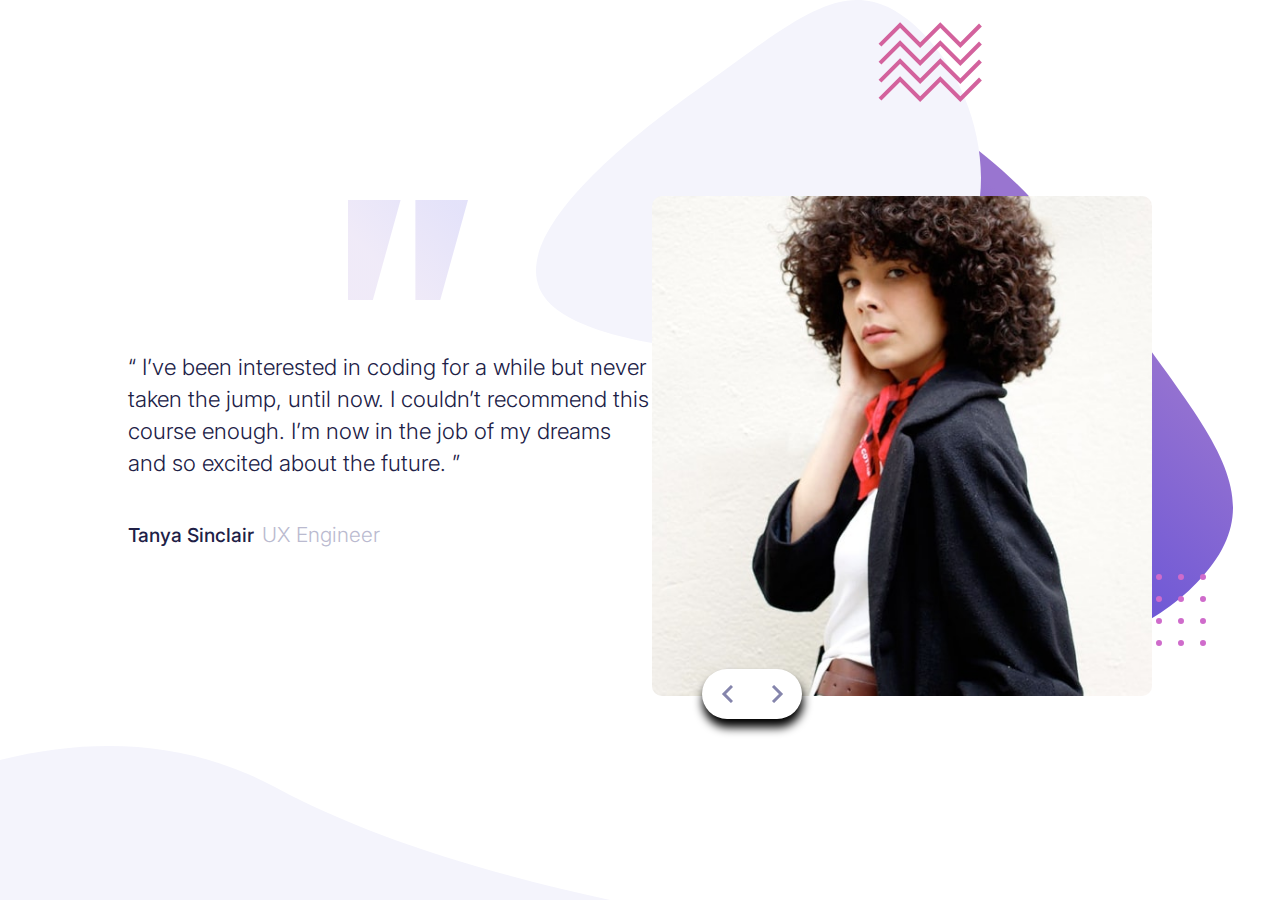
<file: coding-bootcamp-testimonials-slider-master/index.html>
<!DOCTYPE html>
<html lang="en">
  <head>
    <meta charset="UTF-8" />
    <meta name="viewport" content="width=device-width, initial-scale=1.0" />

    <link
      rel="icon"
      type="image/png"
      sizes="32x32"
      href="./images/favicon-32x32.png"
    />
    <link rel="stylesheet" href="style.css" />

    <title>Frontend Mentor | Coding Bootcamp Testimonials Slider</title>
  </head>
  <body>
    <div class="container">
      <div class="tanya">
        <div class="testimonial">
          <p>
            “ I’ve been interested in coding for a while but never taken the
            jump, until now. I couldn’t recommend this course enough. I’m now in
            the job of my dreams and so excited about the future. ”
          </p>
          <div class="name-title">
            <span class="name">Tanya Sinclair</span>
            <span class="profession"> UX Engineer</span>
          </div>
        </div>
        <div class="image__container">
          <img src="./images/image-tanya.jpg" alt="tanya's image" />
          <div class="nav_buttons">
            <button class="prev_btn"></button>
            <button class="next_btn"></button>
          </div>
        </div>
      </div>
      <div class="john hide">
        <div class="testimonial">
          <p>
            “ If you want to lay the best foundation possible I’d recommend
            taking this course. The depth the instructors go into is incredible.
            I now feel so confident about starting up as a professional
            developer. ”
          </p>
          <div class="name-title">
            <span class="name"> John Tarkpor </span>
            <span class="profession"> Junior Front-end Developer </span>
          </div>
        </div>
        <div class="image__container">
          <img src="./images/image-john.jpg" alt="john's image" />
          <div class="nav_buttons">
            <button class="prev_btn"></button>
            <button class="next_btn"></button>
          </div>
        </div>
      </div>
    </div>
    <script>
      const john = document.querySelector(".john");
      const tanya = document.querySelector(".tanya");
      const prev = document.querySelectorAll(".prev_btn");
      const next = document.querySelectorAll(".next_btn");
      john.classList.add("hide");
      const changeSlide = () => {
        if (john.classList.contains("hide")) {
          john.classList.remove("hide");
          tanya.classList.add("hide");
        } else if (tanya.classList.contains("hide")) {
          tanya.classList.remove("hide");
          john.classList.add("hide");
        } else {
          john.classList.add("hide");
        }
      };
      prev.forEach((item) => item.addEventListener("click", changeSlide));
      next.forEach((item) => item.addEventListener("click", changeSlide));
    </script>
  </body>
</html>
</file>
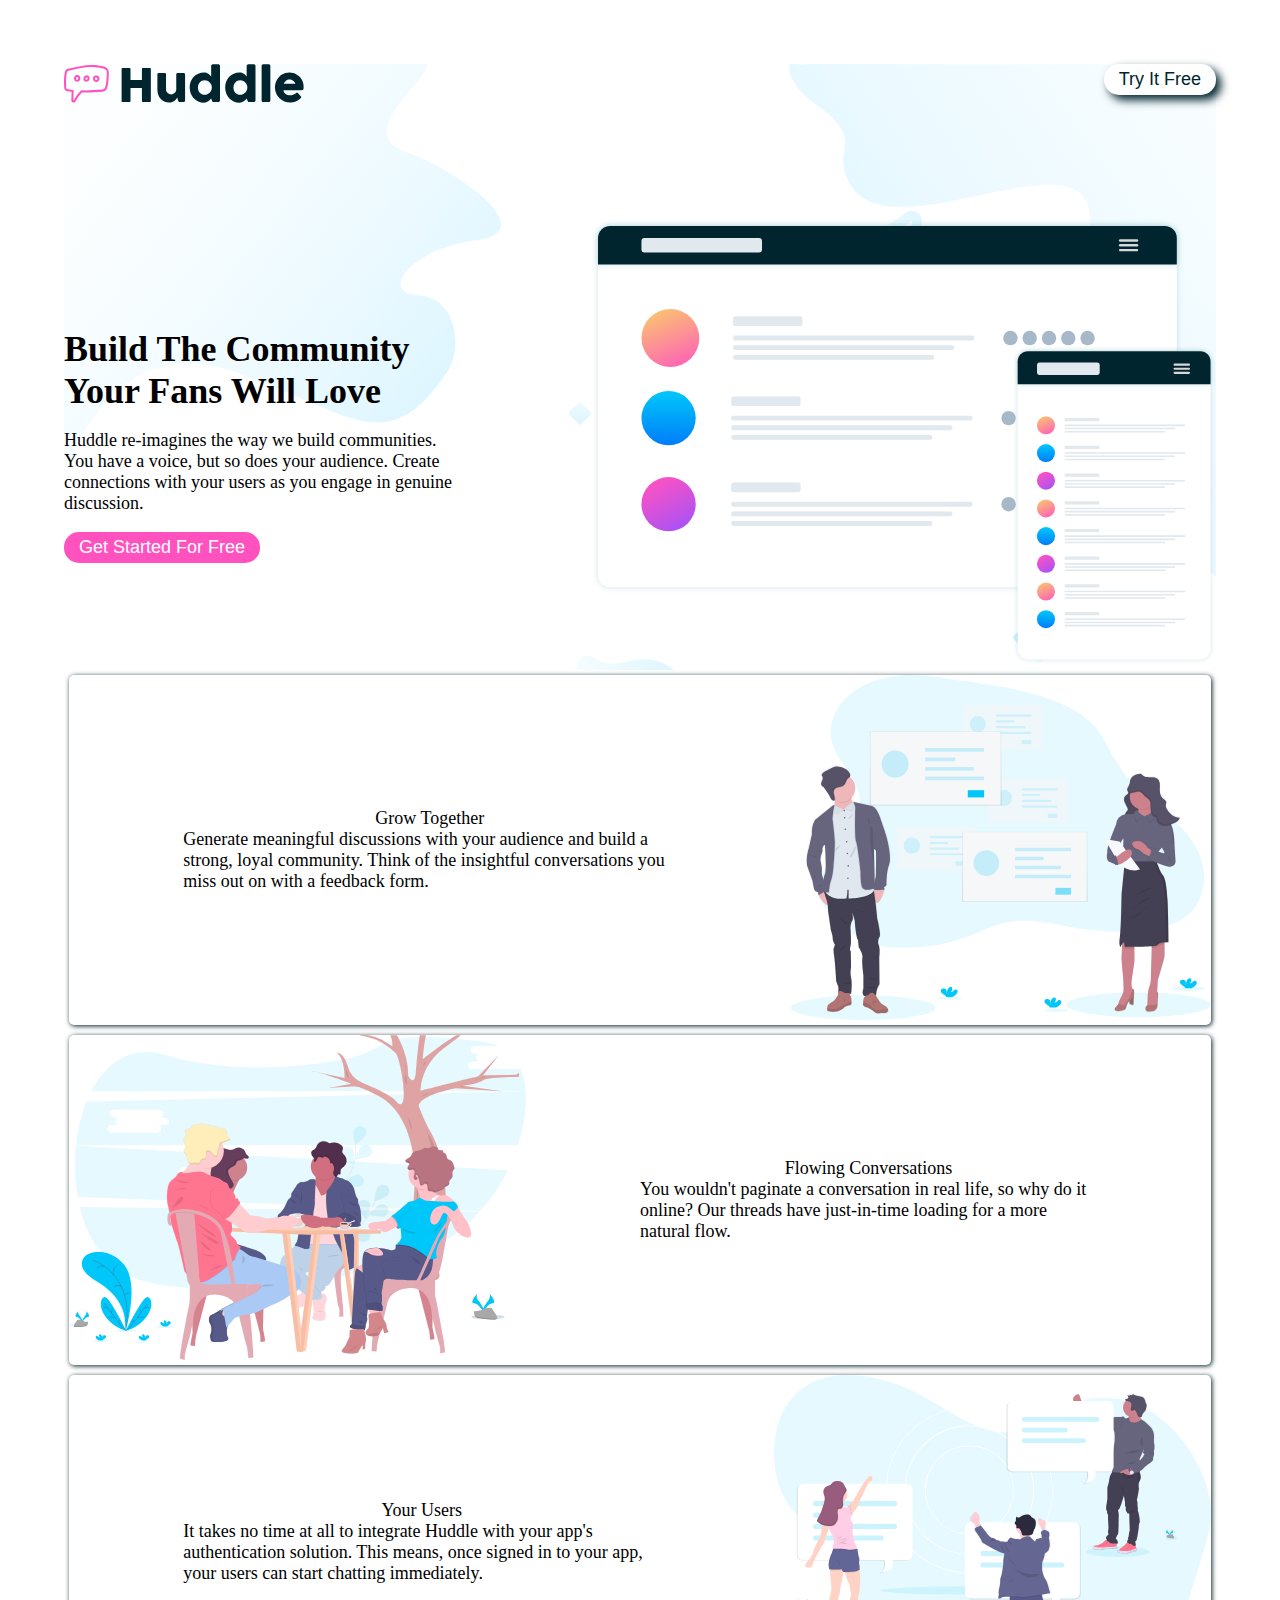
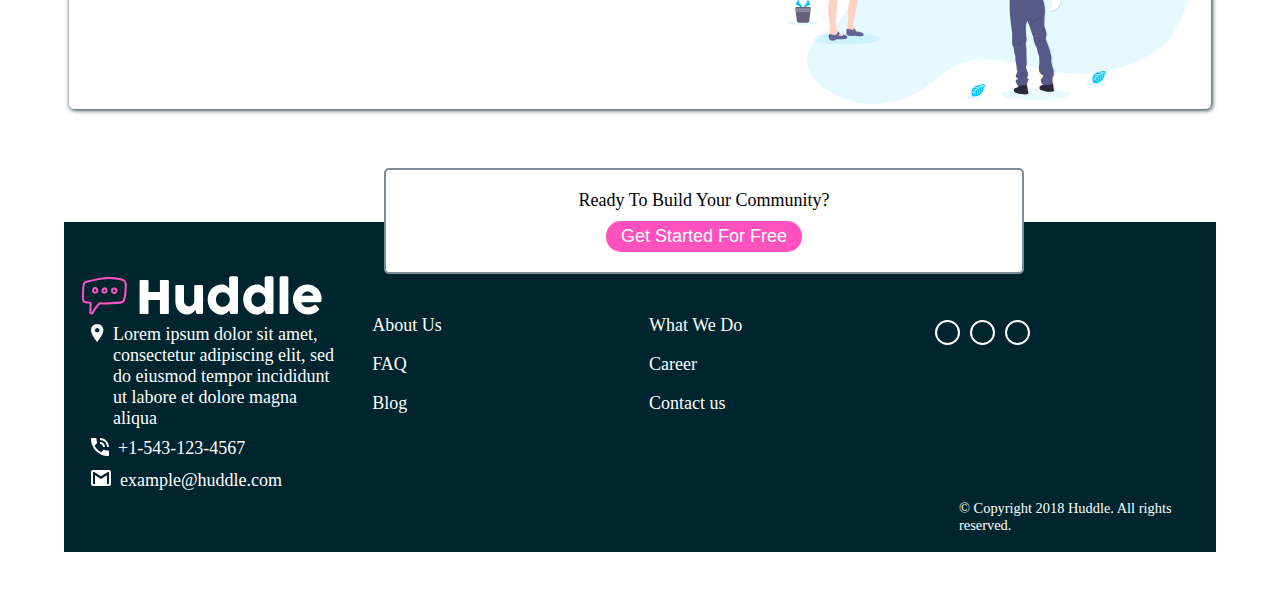
<file: huddle-landing-page-with-alternating-feature-blocks-master/index.html>
<!DOCTYPE html>
<html lang="en">
  <head>
    <meta charset="UTF-8" />
    <meta name="viewport" content="width=device-width, initial-scale=1.0" />
    <!-- displays site properly based on user's device -->

    <link
      rel="icon"
      type="image/png"
      sizes="32x32"
      href="./images/favicon-32x32.png"
    />
    <link
      rel="stylesheet"
      href="https://cdnjs.cloudflare.com/ajax/libs/font-awesome/6.1.1/css/all.min.css"
      integrity="sha512-KfkfwYDsLkIlwQp6LFnl8zNdLGxu9YAA1QvwINks4PhcElQSvqcyVLLD9aMhXd13uQjoXtEKNosOWaZqXgel0g=="
      crossorigin="anonymous"
      referrerpolicy="no-referrer"
    />
    <link rel="stylesheet" href="style.css" />

    <title>
      Frontend Mentor | Huddle landing page with alternating feature blocks
    </title>
  </head>
  <body>
    <div class="hero_section">
      <div class="top">
        <div class="chat__logo">
          <img src="./images/logo.svg" alt="" />
        </div>
        <div class="tryfree">
          <button>Try It Free</button>
        </div>
      </div>

      <div class="description">
        <div class="description_title">
          Build The Community Your Fans Will Love
        </div>
        <div class="description_description">
          Huddle re-imagines the way we build communities. You have a voice, but
          so does your audience. Create connections with your users as you
          engage in genuine discussion.
        </div>
        <div class="description_btn">
          <button>Get Started For Free</button>
        </div>
      </div>
      <div class="hero_image">
        <img src="./images/illustration-mockups.svg" alt="" />
      </div>
    </div>
    <div class="main">
      <div class="card">
        <div class="card_description">
          <div class="card_description_title">Grow Together</div>
          <div class="card_description_detail">
            Generate meaningful discussions with your audience and build a
            strong, loyal community. Think of the insightful conversations you
            miss out on with a feedback form.
          </div>
        </div>
        <div class="card_image">
          <img src="./images/illustration-grow-together.svg" alt="" />
        </div>
      </div>
      <div class="card reverse">
        <div class="card_description">
          <div class="card_description_title">Flowing Conversations</div>
          <div class="card_description_detail">
            You wouldn't paginate a conversation in real life, so why do it
            online? Our threads have just-in-time loading for a more natural
            flow.
          </div>
        </div>
        <div class="card_image">
          <img
            src="./images/illustration-flowing-conversation.svg"
            alt="flowing-conversation"
          />
        </div>
      </div>
      <div class="card">
        <div class="card_description">
          <div class="card_description_title">Your Users</div>
          <div class="card_description_detail">
            It takes no time at all to integrate Huddle with your app's
            authentication solution. This means, once signed in to your app,
            your users can start chatting immediately.
          </div>
        </div>
        <div class="card_image">
          <img src="./images/illustration-your-users.svg" alt="your user" />
        </div>
      </div>
    </div>
    <div class="tablet">
      <div class="tablet_title">Ready To Build Your Community?</div>
      <div class="tablet_button">
        <button>Get Started For Free</button>
      </div>
    </div>
    <div class="footer">
      <img src="./images/logo copy.svg" alt="" />

      <div class="footer_main">
        <div class="footer_first">
          <div class="footer_first_location">
            <div class="icon">
              <img src="./images/icon-location.svg" alt="location" />
            </div>

            <span class="detail">
              Lorem ipsum dolor sit amet, consectetur adipiscing elit, sed do
              eiusmod tempor incididunt ut labore et dolore magna aliqua
            </span>
          </div>
          <div class="footer_first_phone">
            <div class="icon">
              <img src="./images/icon-phone.svg" alt="phone" />
            </div>
            <div class="detail">+1-543-123-4567</div>
          </div>
          <div class="footer_first_email">
            <div class="icon">
              <img src="./images/icon-email.svg" alt="email" />
            </div>
            <div class="detail">example@huddle.com</div>
          </div>
        </div>
        <div class="footer_second">
          <ul>
            <li>About Us</li>
            <li>What We Do</li>
            <li>FAQ</li>
            <li>Career</li>
            <li>Blog</li>
            <li>Contact us</li>
          </ul>
        </div>
        <div class="footer_third">
          <div class="footer_icons">
            <i class="fa-brands fa-facebook"></i>
          </div>
          <div class="footer_icons">
            <i class="fa-brands fa-twitter"></i>
          </div>
          <div class="footer_icons">
            <i class="fa-brands fa-instagram"></i>
          </div>
        </div>
      </div>
      <div class="footer_copyright">
        &copy; Copyright 2018 Huddle. All rights reserved.
      </div>
    </div>
  </body>
</html>
</file>
<file: coding-bootcamp-testimonials-slider-master/style.css>
@import url("https://fonts.googleapis.com/css2?family=Barlow+Condensed:wght@400;700&family=Inter:wght@200;300;500;700&family=Manrope:wght@500;700&family=Poppins:ital,wght@0,200;0,400;0,600;1,400&family=Raleway:wght@400;700&display=swap");
* {
  box-sizing: border-box;
  margin: 0;
  padding: 0;
}
body {
  font-family: "Inter", sans-serif;
  font-size: 32px;
  display: grid;
  place-items: center;
  min-height: 100vh;
  background: url(./images/pattern-bg.svg), url(./images/pattern-quotes.svg),
    url(./images/pattern-curve.svg);
  background-repeat: no-repeat;
  background-position: 92% 0, 30% 25%, bottom left;
}
.container {
  max-width: 80vw;
}
.tanya,
.john {
  display: flex;
  justify-content: center;
  align-items: center;
}

.hide {
  display: none;
}
.container p {
  font-size: 1.4rem;
  font-weight: 300;
  color: hsl(240, 38%, 20%);
  line-height: 2rem;
  margin-bottom: 2rem;
}
.container .name {
  font-size: 1.2rem;
  font-weight: 500;
  color: hsl(240, 38%, 20%);
}
.container .profession {
  font-size: 1.3rem;
  font-weight: 300;
  color: hsl(240, 18%, 77%);
}
.image__container {
  position: relative;
}
.image__container img {
  width: 500px;
  height: 500px;
  border-radius: 10px;
}
.image__container .nav_buttons {
  position: absolute;
  height: 50px;
  width: 100px;
  right: 350px;
  bottom: -15px;
  background: white;
  border-radius: 30px;
  box-shadow: 1px 8px 10px 0.4px;
  display: flex;
  justify-content: space-between;
}
.nav_buttons .prev_btn {
  flex: 1;
  background: url(./images/icon-prev.svg);
  background-repeat: no-repeat;
  background-position: 50% 50%;
  border: none;
  cursor: pointer;
}
.nav_buttons .next_btn {
  flex: 1;
  background: url(./images/icon-next.svg);
  background-repeat: no-repeat;
  background-position: 50%;
  border: none;
  cursor: pointer;
}
@media screen and (max-width: 768px) {
  body {
    background: url(./images/pattern-bg.svg), url(./images/pattern-quotes.svg),
      url(./images/pattern-curve.svg);
    background-repeat: no-repeat;
    background-size: 80%, 20%, 80%;
    background-position: 62% 18%, 45% 58%, bottom left;
  }
  .tanya,
  .john {
    display: flex;
    flex-direction: column-reverse;
  }
  .image__container img {
    width: 250px;
    height: 250px;
    border-radius: 10px;
  }
  .container p {
    font-size: 1.2rem;
    margin-top: 4.5rem;
  }
  .container .name {
    font-size: 1rem;
  }
  .container .title {
    font-size: 1.1rem;
  }
  .name-title {
    display: flex;
    flex-direction: column;
    justify-content: center;
    align-items: center;
  }
  .image__container .nav_buttons {
    position: absolute;
    height: 40px;
    width: 70px;
    top: 230px;
    right: 90px;
    background: white;
    border-radius: 30px;
    box-shadow: 1px 8px 10px 0.4px;
    display: flex;
    justify-content: space-between;
  }
  .hide {
    display: none;
  }
}
</file>
<file: huddle-landing-page-with-alternating-feature-blocks-master/style.css>
* {
  box-sizing: border-box;
  margin: 0;
  padding: 0;
  font-size: 18px;
}
body {
  padding: 5%;
}
button {
  background-color: hsl(322, 100%, 66%);
  outline: none;
  border: none;
  color: white;
  font-size: 1rem;
  padding: 5px 15px;
  border-radius: 15px;
}
/* hero-section */
.hero_section {
  display: grid;
  grid-template-columns: repeat(4, 1fr);
  background: url(./images/bg-hero-desktop.svg);
  grid-template-rows: 1fr 3fr;
  grid-template-areas:
    "t t t t"
    "d d i i"
    "d d i i"
    "d d i i";
  grid-gap: 1em;
}
.top {
  grid-area: t;
  display: flex;
  justify-content: space-between;
}

.tryfree > button {
  background: white;
  color: hsl(192, 100%, 9%);
  box-shadow: 5px 5px 10px hsl(192, 100%, 9%);
}
.description {
  grid-area: d;
  display: flex;
  flex-direction: column;
  justify-content: center;
  align-items: center;
  padding-right: 30%;
}
.description_title {
  font-weight: 900;
  font-size: 2em;
}
.description_description {
  font-weight: 100;
  margin: 1em 0;
}
.description_btn {
  align-self: start;
}
.hero_image {
  grid-area: i;
  width: 110%;
  margin-left: -10%;
}
.hero_image > img {
  width: 100%;
}

.main {
  display: flex;
  flex-direction: column;
  margin-bottom: 6rem;
}
/* card-design */
.card {
  display: flex;
  box-shadow: 1px 1px 5px hsl(192, 90%, 8%);

  border-radius: 5px;
  margin: 5px;
}
.reverse {
  flex-direction: row-reverse;
}
.card_description {
  display: flex;
  min-width: 60%;
  flex-direction: column;
  justify-content: center;
  align-items: center;
  padding: 0 10%;
}

.card_image > img {
  width: 100%;
}
/* tab design */

.tablet {
  display: flex;
  background-color: white;
  flex-direction: column;
  justify-content: space-around;
  align-items: center;
  gap: 10px;
  padding: 20px;
  width: 50%;
  border: 2px solid hsl(208, 11%, 55%);
  border-radius: 5px;
  margin-left: 25%;
  margin-top: -3em;
  position: absolute;
  z-index: 4;
}
/* footer-design */
.footer {
  background-color: hsl(192, 100%, 9%);
  color: white;
  padding: 1em;
  padding-top: 3em;
  display: grid;
  grid-template-columns: repeat(12, 1fr);
  grid-template-areas:
    "l . . . . . . . . . . ."
    "m m m m m m m m m m m m"
    ". . . . . . . . . f f f";
}

.footer_logo > img {
  padding: 10px;
}
.footer_main {
  grid-area: m;
  display: grid;
  grid-template-columns: 1fr 2fr 1fr;
  gap: 2%;
}
.detail {
  margin-left: 0.5em;
}
.footer_copyright {
  grid-area: f;
  font-size: 0.8em;
}
.footer_first_phone,
.footer_first_location,
.footer_first_email {
  display: flex;
  margin: 0.5em;
}
.footer_second > ul {
  display: grid;
  grid-template-columns: 1fr 1fr;
  grid-template-rows: 1fr 1fr;
  grid-gap: 1em;
  width: 100%;
}
.footer_second > ul > li {
  list-style: none;
}
.footer_third {
  display: flex;
}
.footer_icons {
  border: 2px solid white;
  border-radius: 50%;
  width: 25px;
  display: flex;
  align-items: center;
  justify-content: center;
  height: 25px;
  margin: 5px;
}
@media screen and (max-width: 768px) {
  .hero_section {
    display: flex;
    flex-direction: column;
    background-image: url(./images/bg-hero-mobile.svg);
    padding: 2%;
  }
  .top {
    display: flex;
  }
  .description {
    margin: 5px;
    display: flex;
    flex-direction: column;
    width: 80%;
    margin-left: 10%;
    margin-right: 10%;
    text-align: center;
    justify-content: center;
    padding: 0;
  }
  .hero_image {
    margin: 0%;
    width: 100%;
  }
  .description_btn {
    margin-top: 2em;
    align-self: center;
  }
  .card {
    display: flex;
    flex-direction: column-reverse;
    margin: 10px;
    padding: 1em;
  }
  .tablet {
    width: 80%;
    margin-left: 5%;
    border-radius: 20px;
  }
  .footer {
    display: flex;
    flex-direction: column;
  }
  .footer > img {
    width: 20%;
    margin-top: 2em;
  }
  .footer_main {
    display: flex;
    flex-direction: column;
  }
  .footer_second > ul {
    display: block;
    flex-direction: column;
  }
  .footer_third,
  .footer_copyright {
    align-self: center;
  }
}
</file>
